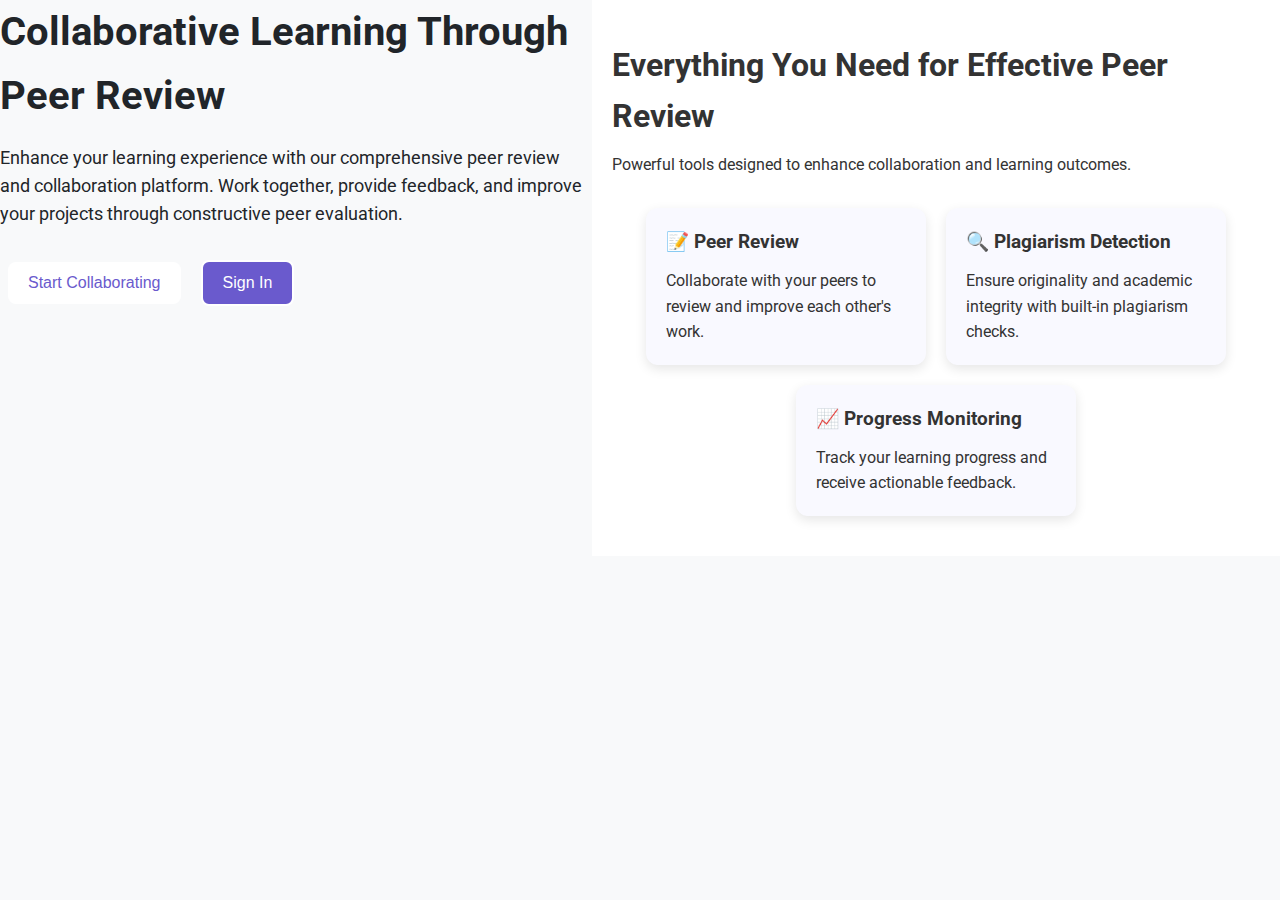
<file: index.html>
<!DOCTYPE html>
<html lang="en">
<head>
  <meta charset="UTF-8">
  <meta name="viewport" content="width=device-width, initial-scale=1">
  <title>PeerCo</title>
  <link rel="stylesheet" href="styles.css">
  <script src="scripts.js"></script>
  <link href="https://fonts.googleapis.com/css2?family=Roboto:wght@400;700&display=swap" rel="stylesheet">
</head>
<body>
<!-- Landing Page -->
<div id="landing-page" class="page-toggle">
  <header class="hero-header">
    <h1>Collaborative Learning Through Peer Review</h1>
    <p>Enhance your learning experience with our comprehensive peer review and collaboration platform. Work together, provide feedback, and improve your projects through constructive peer evaluation.</p>
    <div class="hero-buttons">
      <button onclick="showOnly('signup-page')" class="action-btn primary">Start Collaborating</button>
      <button onclick="showOnly('login-page')" class="action-btn secondary">Sign In</button>
    </div>
  </header>

  <section class="features-section">
    <h2>Everything You Need for Effective Peer Review</h2>
    <p>Powerful tools designed to enhance collaboration and learning outcomes.</p>
    <div class="feature-grid">
      <div class="feature-card">
        <h3>📝 Peer Review</h3>
        <p>Collaborate with your peers to review and improve each other's work.</p>
      </div>
      <div class="feature-card">
        <h3>🔍 Plagiarism Detection</h3>
        <p>Ensure originality and academic integrity with built-in plagiarism checks.</p>
      </div>
      <div class="feature-card">
        <h3>📈 Progress Monitoring</h3>
        <p>Track your learning progress and receive actionable feedback.</p>
      </div>
    </div>
  </section>
</div>


  <!-- Signup Page -->
  <div id="signup-page" class="login-page">
    <div class="login-box">
      <h2>Sign Up</h2>
      <form id="signup-form">
        <label>Username</label>
        <input type="text" id="signup-username" placeholder="8–10 chars, include a special character" required>
        <div id="signup-username-error" class="error-message"></div>

        <label>Password</label>
        <input type="password" id="signup-password" placeholder="Min 6 chars, include a letter and a number" required>
        <div id="signup-password-error" class="error-message"></div>

        <label>Role</label>
        <select id="signup-role" required>
          <option value="">-- Select Role --</option>
          <option value="admin">Admin</option>
          <option value="student">Student</option>
        </select>
        <div id="signup-role-error" class="error-message"></div>

        <button type="submit" class="login-btn">Sign Up</button>
        <div id="signup-error" class="error-message"></div>
      </form>
      <p style="margin-top:10px;">Already have an account?
        <a href="#" id="go-login">Log In</a>
      </p>
    </div>
  </div>

  <!-- Login Page -->
  <div id="login-page" class="login-page" style="display:none;">
    <div class="login-box">
      <h2>Login</h2>
      <form id="login-form">
        <label>Username</label>
        <input type="text" id="login-username" placeholder="Your username" required>
        <div id="login-username-error" class="error-message"></div>

        <label>Password</label>
        <input type="password" id="login-password" placeholder="Your password" required>
        <div id="login-password-error" class="error-message"></div>

        <button type="submit" class="login-btn">Log In</button>
        <div id="login-error" class="error-message"></div>
      </form>
      <p style="margin-top:10px;">New user?
        <a href="#" id="go-signup">Sign Up</a>
      </p>
    </div>
  </div>

  <!-- App Container -->
  <div id="app-container" class="dashboard-container" style="display:none;">

    <!-- Admin Dashboard -->
    <div id="admin-dashboard-page" class="page-content">
      <aside class="sidebar">
        <div class="logo">PeerCo</div>
        <nav class="nav-menu">
          <ul>
            <li><a href="#" data-page-id="admin-dashboard-page" class="nav-link">Dashboard</a></li>
            <li><a href="#" data-page-id="admin-create-assignment-page" class="nav-link">Create Assignment</a></li>
            <li><a href="#" data-page-id="admin-submissions-page" class="nav-link">Student Submissions</a></li>
            <li><a href="#" data-page-id="admin-reviews-page" class="nav-link">Peer Reviews</a></li>
            <li><a href="#" data-page-id="admin-grading-page" class="nav-link">Grading & Scores</a></li>
          </ul>
        </nav>
      </aside>
      <main class="main-content">
        <header class="topbar">
          <h1>Welcome, Admin</h1>
          <button class="logout-btn">Logout</button>
        </header>

        <section class="overview-cards">
          <div class="card">
            <h2>Active Assignments</h2>
            <ul id="admin-assignment-list"></ul>
          </div>
          <div class="card">
            <h2>Recent Submissions</h2>
            <ul id="admin-recent-submissions"></ul>
          </div>
          <div class="card">
            <h2>Recent Peer Reviews</h2>
            <ul id="admin-recent-reviews"></ul>
          </div>
        </section>
      </main>
    </div>

    <!-- Admin Create Assignment -->
    <div id="admin-create-assignment-page" class="page-content">
      <aside class="sidebar">...</aside>
      <main class="main-content">
        <header class="topbar">
          <h1>Create Peer Review Assignment</h1>
          <a href="#" data-page-id="admin-dashboard-page" class="nav-action-btn">Back to Dashboard</a>
        </header>

        <section class="card assignment-form-container">
          <form id="assignment-form">
            <label>Assignment Title</label>
            <input type="text" id="assignment-title" required placeholder="e.g., Web Dev Final Project">
            <div id="assignment-title-error" class="error-message"></div>

            <div class="form-group-inline">
              <div>
                <label>Submission Deadline</label>
                <input type="date" id="submission-deadline" required>
                <div id="submission-deadline-error" class="error-message"></div>
              </div>
              <div>
                <label>Review Deadline</label>
                <input type="date" id="review-deadline" required>
                <div id="review-deadline-error" class="error-message"></div>
              </div>
            </div>

            <label>Review Criteria</label>
            <select id="review-criteria" required>
              <option value="">-- Select Criteria --</option>
              <option>Standard 5-Point Rubric</option>
              <option>Detailed 10-Point Rubric</option>
            </select>
            <div id="review-criteria-error" class="error-message"></div>

            <button type="submit" class="action-btn primary" style="width: 100%; margin-top: 20px;">
              Create Assignment
            </button>
            <div id="assignment-form-error" class="error-message" style="margin-top:10px;"></div>
          </form>
        </section>
      </main>
    </div>

    <!-- Admin Submissions -->
    <div id="admin-submissions-page" class="page-content">
      <aside class="sidebar">...</aside>
      <main class="main-content">
        <header class="topbar">
          <h1>Student Submissions</h1>
          <a href="#" data-page-id="admin-dashboard-page" class="nav-action-btn">Back to Dashboard</a>
        </header>
        <section class="card">
          <table class="plagiarism-table">
            <thead>
              <tr><th>Student</th><th>Assignment</th><th>Status</th><th>Actions</th></tr>
            </thead>
            <tbody id="admin-submissions-table"></tbody>
          </table>
        </section>
      </main>
    </div>

    <!-- Admin Reviews -->
    <div id="admin-reviews-page" class="page-content">
      <aside class="sidebar">...</aside>
      <main class="main-content">
        <header class="topbar">
          <h1>Peer Reviews</h1>
          <a href="#" data-page-id="admin-dashboard-page" class="nav-action-btn">Back to Dashboard</a>
        </header>
        <section class="card">
          <table class="plagiarism-table">
            <thead>
              <tr><th>Reviewer</th><th>Student</th><th>Assignment</th><th>Clarity</th><th>Technical</th><th>Feedback</th></tr>
            </thead>
            <tbody id="admin-reviews-table"></tbody>
          </table>
        </section>
      </main>
    </div>

    <!-- Admin Grading -->
    <div id="admin-grading-page" class="page-content">
      <aside class="sidebar">...</aside>
      <main class="main-content">
        <header class="topbar">
          <h1>Manual Grading & Score Input</h1>
          <a href="#" data-page-id="admin-dashboard-page" class="nav-action-btn">Back to Dashboard</a>
        </header>
        <section class="card">
          <table class="plagiarism-table">
            <thead>
              <tr><th>Student</th><th>Assignment</th><th>Peer Avg (5)</th><th>Admin Score (/100)</th><th>Grade</th><th>Save</th></tr>
            </thead>
            <tbody id="admin-grading-table"></tbody>
          </table>
        </section>
      </main>
    </div>

    <!-- Student Dashboard -->
    <div id="student-dashboard-page" class="page-content">
      <aside class="sidebar">
        <div class="logo">PeerPlatform (S)</div>
        <nav class="nav-menu">
          <ul>
            <li><a href="#" data-page-id="student-dashboard-page" class="nav-link">My Dashboard</a></li>
            <li><a href="#" data-page-id="student-assignments-page" class="nav-link">Assignments</a></li>
            <li><a href="#" data-page-id="student-project-page" class="nav-link">Project Workspace</a></li>
            <li><a href="#" data-page-id="student-pending-review-page" class="nav-link">Pending Reviews</a></li>
            <li><a href="#" data-page-id="student-my-projects-page" class="nav-link">My Projects & Scores</a></li>
          </ul>
        </nav>
      </aside>
      <main class="main-content">
        <header class="topbar">
          <h1>Welcome!</h1>
          <button class="logout-btn">Logout</button>
        </header>

        <section class="overview-cards">
          <div class="card">
            <h2>Active Assignments</h2>
            <ul id="student-active-assignments"></ul>
          </div>
          <div class="card">
            <h2>My Submissions</h2>
            <ul id="student-recent-submissions"></ul>
          </div>
          <div class="card">
            <h2>My Grades</h2>
            <ul id="student-recent-grades"></ul>
          </div>
        </section>
      </main>
    </div>

    <!-- Student Assignments -->
    <div id="student-assignments-page" class="page-content">
      <aside class="sidebar">...</aside>
      <main class="main-content">
        <header class="topbar">
          <h1>Assignments</h1>
          <a href="#" data-page-id="student-dashboard-page" class="nav-action-btn">Back to Dashboard</a>
        </header>
        <section class="card">
          <table class="plagiarism-table">
            <thead>
              <tr><th>Title</th><th>Submission Deadline</th><th>Review Deadline</th><th>Status</th></tr>
            </thead>
            <tbody id="student-assignments-table"></tbody>
          </table>
        </section>
      </main>
    </div>

    <!-- Student Project Workspace -->
    <div id="student-project-page" class="page-content">
      <aside class="sidebar">...</aside>
      <main class="main-content">
        <header class="topbar">
          <h1>Project Workspace</h1>
          <a href="#" data-page-id="student-dashboard-page" class="nav-action-btn">Back to Dashboard</a>
        </header>
        <section class="card">
          <label>Choose Assignment</label>
          <select id="project-assignment-select"></select>
          <div id="project-assignment-error" class="error-message"></div>

          <textarea id="code-editor" style="width: 100%; min-height: 300px; padding: 15px; font-family: monospace; border: 1px solid #ccc;">// Your project code or design notes go here.</textarea>
          <div id="project-content-error" class="error-message"></div>

          <div class="action-buttons" style="margin-top: 15px;">
            <button id="save-progress-btn" class="action-btn secondary">Save Progress</button>
            <button id="submit-project-btn" class="action-btn primary">Submit Project for Review</button>
          </div>
        </section>

        <section class="card" style="margin-top: 20px;">
          <h2>Current Submission Status</h2>
          <p id="current-submission-status" style="color: var(--secondary-color);">No submission yet.</p>
        </section>
      </main>
    </div>

    <!-- Student Pending Reviews -->
    <div id="student-pending-review-page" class="page-content">
      <aside class="sidebar">...</aside>
      <main class="main-content">
        <header class="topbar">
          <h1>Pending Peer Reviews</h1>
          <a href="#" data-page-id="student-dashboard-page" class="nav-action-btn">Back to Dashboard</a>
        </header>
        <section class="card">
          <ul id="student-pending-reviews"></ul>
        </section>
      </main>
    </div>

    <!-- Student Review Page -->
    <div id="student-review-page" class="page-content">
      <aside class="sidebar">...</aside>
      <main class="main-content">
        <header class="topbar">
          <h1 id="review-project-title">Review: [Assignment] for [Student]</h1>
          <a href="#" data-page-id="student-pending-review-page" class="nav-action-btn">Back to List</a>
        </header>
        <section class="review-layout">
          <div class="review-document card">
            <h2>View Submitted Work</h2>
            <div id="review-project-content" class="project-view-content" style="background-color: #f0f0f0; padding: 15px; border-radius: 4px; min-height: 200px;"></div>
          </div>
          <div class="review-form card">
            <form id="peer-review-form">
              <h3>Structured Peer Review</h3>

              <label>1. Clarity of Concept (Rating)</label>
              <select id="rating-clarity" class="rating-dropdown" onchange="checkCriticalReview()">
                <option value="5">5 - Excellent</option><option value="4">4 - Good</option><option value="2">2 - Poor</option><option value="1">1 - Critical (Red Flag)</option>
              </select>
              <div id="rating-clarity-error" class="error-message"></div>

              <label>2. Technical Execution (Rating)</label>
              <select id="rating-technical" class="rating-dropdown">
                <option value="5">5 - Excellent</option><option value="4">4 - Good</option><option value="2">2 - Poor</option><option value="1">1 - Critical (Red Flag)</option>
              </select>
              <div id="rating-technical-error" class="error-message"></div>

              <label>Overall Constructive Feedback</label>
              <textarea id="overall-feedback" placeholder="Provide constructive feedback..."></textarea>
              <div id="overall-feedback-error" class="error-message"></div>

              <div id="critical-suggestion-box" class="card critical-box" style="display: none;">
                <label style="color: var(--danger-color);">CRITICAL SUGGESTIONS (Mandatory for score 1)</label>
                <textarea id="critical-suggestions" placeholder="Specifically list required improvements/fixes for a critical review."></textarea>
                <div id="critical-suggestions-error" class="error-message"></div>
              </div>

              <button type="submit" class="action-btn primary" style="width: 100%; margin-top: 20px;">Submit Review</button>
              <div id="peer-review-form-error" class="error-message" style="margin-top:10px;"></div>
            </form>
          </div>
        </section>
      </main>
    </div>

    <!-- Student My Projects & Scores -->
    <div id="student-my-projects-page" class="page-content">
      <aside class="sidebar">...</aside>
      <main class="main-content">
        <header class="topbar">
          <h1>My Projects & Scores</h1>
          <a href="#" data-page-id="student-dashboard-page" class="nav-action-btn">Back to Dashboard</a>
        </header>
        <section class="card">
          <table class="plagiarism-table">
            <thead><tr><th>Assignment</th><th>Status</th><th>Peer Avg</th><th>Admin Score</th><th>Final Grade</th></tr></thead>
            <tbody id="student-grades-table"></tbody>
          </table>
        </section>
      </main>
    </div>

  </div>

  <script src="scripts.js"></script>
</body>
</html>
</file>
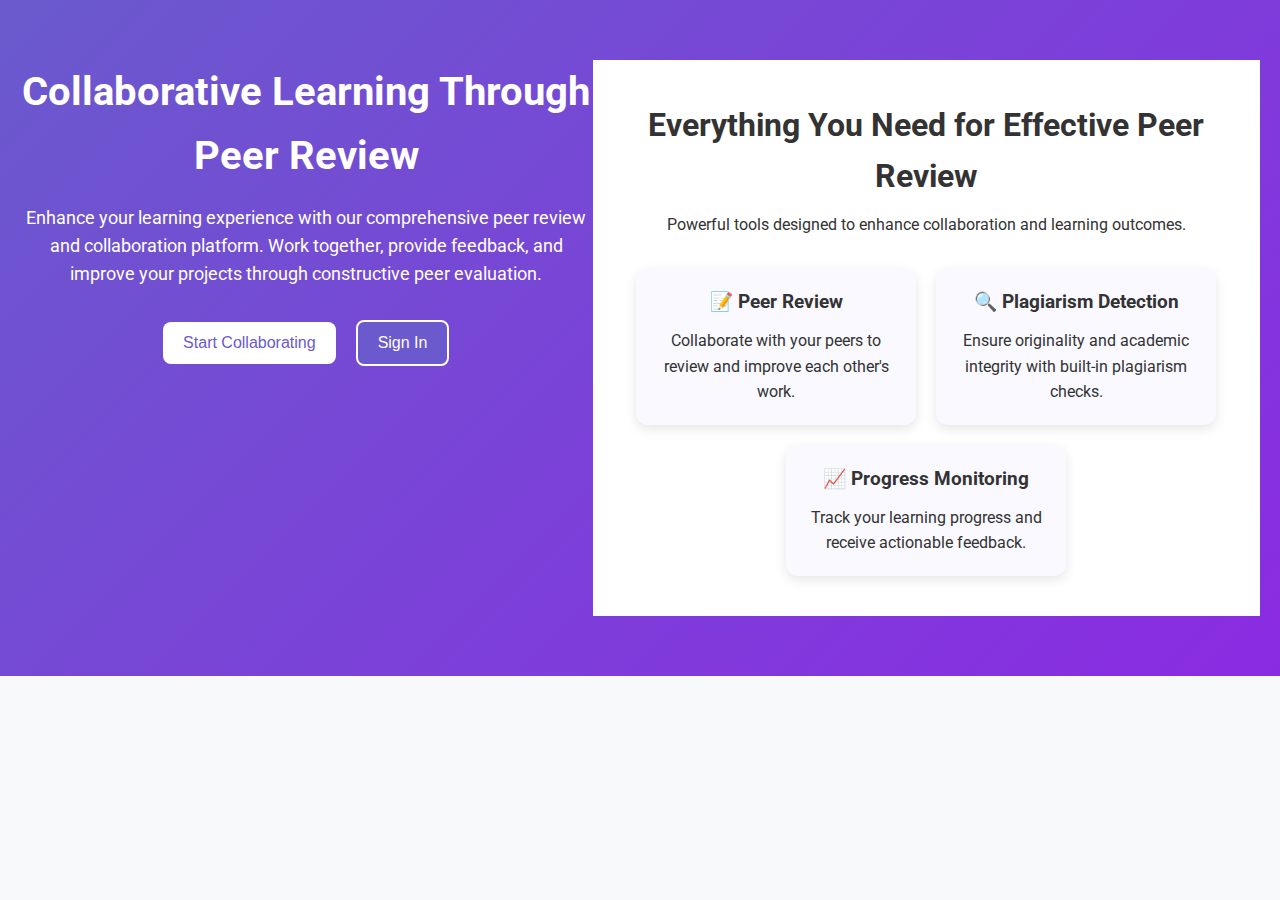
<file: platform.html>
<!DOCTYPE html>
<html lang="en">
<head>
  <meta charset="UTF-8">
  <meta name="viewport" content="width=device-width, initial-scale=1">
  <title>PeerCo</title>
  <link rel="stylesheet" href="styles.css">
  <link href="https://fonts.googleapis.com/css2?family=Roboto:wght@400;700&display=swap" rel="stylesheet">
</head>
<body>
<!-- Landing Page -->
<div id="landing-page" class="landing-page">
  <header class="hero-header">
    <h1>Collaborative Learning Through Peer Review</h1>
    <p>Enhance your learning experience with our comprehensive peer review and collaboration platform. Work together, provide feedback, and improve your projects through constructive peer evaluation.</p>
    <div class="hero-buttons">
      <button onclick="showOnly('signup-page')" class="action-btn primary">Start Collaborating</button>
      <button onclick="showOnly('login-page')" class="action-btn secondary">Sign In</button>
    </div>
  </header>

  <section class="features-section">
    <h2>Everything You Need for Effective Peer Review</h2>
    <p>Powerful tools designed to enhance collaboration and learning outcomes.</p>
    <div class="feature-grid">
      <div class="feature-card">
        <h3>📝 Peer Review</h3>
        <p>Collaborate with your peers to review and improve each other's work.</p>
      </div>
      <div class="feature-card">
        <h3>🔍 Plagiarism Detection</h3>
        <p>Ensure originality and academic integrity with built-in plagiarism checks.</p>
      </div>
      <div class="feature-card">
        <h3>📈 Progress Monitoring</h3>
        <p>Track your learning progress and receive actionable feedback.</p>
      </div>
    </div>
  </section>
</div>

  <!-- Signup Page -->
  <div id="signup-page" class="login-page">
    <div class="login-box">
      <h2>Sign Up</h2>
      <form id="signup-form">
        <label>Username</label>
        <input type="text" id="signup-username" placeholder="8–10 chars, include a special character" required>
        <div id="signup-username-error" class="error-message"></div>

        <label>Password</label>
        <input type="password" id="signup-password" placeholder="Min 6 chars, include a letter and a number" required>
        <div id="signup-password-error" class="error-message"></div>

        <label>Role</label>
        <select id="signup-role" required>
          <option value="">-- Select Role --</option>
          <option value="admin">Admin</option>
          <option value="student">Student</option>
        </select>
        <div id="signup-role-error" class="error-message"></div>

        <button type="submit" class="login-btn">Sign Up</button>
        <div id="signup-error" class="error-message"></div>
      </form>
      <p style="margin-top:10px;">Already have an account?
        <a href="#" id="go-login">Log In</a>
      </p>
    </div>
  </div>

  <!-- Login Page -->
  <div id="login-page" class="login-page" style="display:none;">
    <div class="login-box">
      <h2>Login</h2>
      <form id="login-form">
        <label>Username</label>
        <input type="text" id="login-username" placeholder="Your username" required>
        <div id="login-username-error" class="error-message"></div>

        <label>Password</label>
        <input type="password" id="login-password" placeholder="Your password" required>
        <div id="login-password-error" class="error-message"></div>

        <button type="submit" class="login-btn">Log In</button>
        <div id="login-error" class="error-message"></div>
      </form>
      <p style="margin-top:10px;">New user?
        <a href="#" id="go-signup">Sign Up</a>
      </p>
    </div>
  </div>

  <!-- App Container -->
  <div id="app-container" class="dashboard-container" style="display:none;">

    <!-- Admin Dashboard -->
    <div id="admin-dashboard-page" class="page-content">
      <aside class="sidebar">
        <div class="logo">PeerCo</div>
        <nav class="nav-menu">
          <ul>
            <li><a href="#" data-page-id="admin-dashboard-page" class="nav-link">Dashboard</a></li>
            <li><a href="#" data-page-id="admin-create-assignment-page" class="nav-link">Create Assignment</a></li>
            <li><a href="#" data-page-id="admin-submissions-page" class="nav-link">Student Submissions</a></li>
            <li><a href="#" data-page-id="admin-reviews-page" class="nav-link">Peer Reviews</a></li>
            <li><a href="#" data-page-id="admin-grading-page" class="nav-link">Grading & Scores</a></li>
          </ul>
        </nav>
      </aside>
      <main class="main-content">
        <header class="topbar">
          <h1>Welcome, Admin</h1>
          <button class="logout-btn">Logout</button>
        </header>

        <section class="overview-cards">
          <div class="card">
            <h2>Active Assignments</h2>
            <ul id="admin-assignment-list"></ul>
          </div>
          <div class="card">
            <h2>Recent Submissions</h2>
            <ul id="admin-recent-submissions"></ul>
          </div>
          <div class="card">
            <h2>Recent Peer Reviews</h2>
            <ul id="admin-recent-reviews"></ul>
          </div>
        </section>
      </main>
    </div>

    <!-- Admin Create Assignment -->
    <div id="admin-create-assignment-page" class="page-content">
      <aside class="sidebar">...</aside>
      <main class="main-content">
        <header class="topbar">
          <h1>Create Peer Review Assignment</h1>
          <a href="#" data-page-id="admin-dashboard-page" class="nav-action-btn">Back to Dashboard</a>
        </header>

        <section class="card assignment-form-container">
          <form id="assignment-form">
            <label>Assignment Title</label>
            <input type="text" id="assignment-title" required placeholder="e.g., Web Dev Final Project">
            <div id="assignment-title-error" class="error-message"></div>

            <div class="form-group-inline">
              <div>
                <label>Submission Deadline</label>
                <input type="date" id="submission-deadline" required>
                <div id="submission-deadline-error" class="error-message"></div>
              </div>
              <div>
                <label>Review Deadline</label>
                <input type="date" id="review-deadline" required>
                <div id="review-deadline-error" class="error-message"></div>
              </div>
            </div>

            <label>Review Criteria</label>
            <select id="review-criteria" required>
              <option value="">-- Select Criteria --</option>
              <option>Standard 5-Point Rubric</option>
              <option>Detailed 10-Point Rubric</option>
            </select>
            <div id="review-criteria-error" class="error-message"></div>

            <button type="submit" class="action-btn primary" style="width: 100%; margin-top: 20px;">
              Create Assignment
            </button>
            <div id="assignment-form-error" class="error-message" style="margin-top:10px;"></div>
          </form>
        </section>
      </main>
    </div>

    <!-- Admin Submissions -->
    <div id="admin-submissions-page" class="page-content">
      <aside class="sidebar">...</aside>
      <main class="main-content">
        <header class="topbar">
          <h1>Student Submissions</h1>
          <a href="#" data-page-id="admin-dashboard-page" class="nav-action-btn">Back to Dashboard</a>
        </header>
        <section class="card">
          <table class="plagiarism-table">
            <thead>
              <tr><th>Student</th><th>Assignment</th><th>Status</th><th>Actions</th></tr>
            </thead>
            <tbody id="admin-submissions-table"></tbody>
          </table>
        </section>
      </main>
    </div>

    <!-- Admin Reviews -->
    <div id="admin-reviews-page" class="page-content">
      <aside class="sidebar">...</aside>
      <main class="main-content">
        <header class="topbar">
          <h1>Peer Reviews</h1>
          <a href="#" data-page-id="admin-dashboard-page" class="nav-action-btn">Back to Dashboard</a>
        </header>
        <section class="card">
          <table class="plagiarism-table">
            <thead>
              <tr><th>Reviewer</th><th>Student</th><th>Assignment</th><th>Clarity</th><th>Technical</th><th>Feedback</th></tr>
            </thead>
            <tbody id="admin-reviews-table"></tbody>
          </table>
        </section>
      </main>
    </div>

    <!-- Admin Grading -->
    <div id="admin-grading-page" class="page-content">
      <aside class="sidebar">...</aside>
      <main class="main-content">
        <header class="topbar">
          <h1>Manual Grading & Score Input</h1>
          <a href="#" data-page-id="admin-dashboard-page" class="nav-action-btn">Back to Dashboard</a>
        </header>
        <section class="card">
          <table class="plagiarism-table">
            <thead>
              <tr><th>Student</th><th>Assignment</th><th>Peer Avg (5)</th><th>Admin Score (/100)</th><th>Grade</th><th>Save</th></tr>
            </thead>
            <tbody id="admin-grading-table"></tbody>
          </table>
        </section>
      </main>
    </div>

    <!-- Student Dashboard -->
    <div id="student-dashboard-page" class="page-content">
      <aside class="sidebar">
        <div class="logo">PeerPlatform (S)</div>
        <nav class="nav-menu">
          <ul>
            <li><a href="#" data-page-id="student-dashboard-page" class="nav-link">My Dashboard</a></li>
            <li><a href="#" data-page-id="student-assignments-page" class="nav-link">Assignments</a></li>
            <li><a href="#" data-page-id="student-project-page" class="nav-link">Project Workspace</a></li>
            <li><a href="#" data-page-id="student-pending-review-page" class="nav-link">Pending Reviews</a></li>
            <li><a href="#" data-page-id="student-my-projects-page" class="nav-link">My Projects & Scores</a></li>
          </ul>
        </nav>
      </aside>
      <main class="main-content">
        <header class="topbar">
          <h1>Welcome!</h1>
          <button class="logout-btn">Logout</button>
        </header>

        <section class="overview-cards">
          <div class="card">
            <h2>Active Assignments</h2>
            <ul id="student-active-assignments"></ul>
          </div>
          <div class="card">
            <h2>My Submissions</h2>
            <ul id="student-recent-submissions"></ul>
          </div>
          <div class="card">
            <h2>My Grades</h2>
            <ul id="student-recent-grades"></ul>
          </div>
        </section>
      </main>
    </div>

    <!-- Student Assignments -->
    <div id="student-assignments-page" class="page-content">
      <aside class="sidebar">...</aside>
      <main class="main-content">
        <header class="topbar">
          <h1>Assignments</h1>
          <a href="#" data-page-id="student-dashboard-page" class="nav-action-btn">Back to Dashboard</a>
        </header>
        <section class="card">
          <table class="plagiarism-table">
            <thead>
              <tr><th>Title</th><th>Submission Deadline</th><th>Review Deadline</th><th>Status</th></tr>
            </thead>
            <tbody id="student-assignments-table"></tbody>
          </table>
        </section>
      </main>
    </div>

    <!-- Student Project Workspace -->
    <div id="student-project-page" class="page-content">
      <aside class="sidebar">...</aside>
      <main class="main-content">
        <header class="topbar">
          <h1>Project Workspace</h1>
          <a href="#" data-page-id="student-dashboard-page" class="nav-action-btn">Back to Dashboard</a>
        </header>
        <section class="card">
          <label>Choose Assignment</label>
          <select id="project-assignment-select"></select>
          <div id="project-assignment-error" class="error-message"></div>

          <textarea id="code-editor" style="width: 100%; min-height: 300px; padding: 15px; font-family: monospace; border: 1px solid #ccc;">// Your project code or design notes go here.</textarea>
          <div id="project-content-error" class="error-message"></div>

          <div class="action-buttons" style="margin-top: 15px;">
            <button id="save-progress-btn" class="action-btn secondary">Save Progress</button>
            <button id="submit-project-btn" class="action-btn primary">Submit Project for Review</button>
          </div>
        </section>

        <section class="card" style="margin-top: 20px;">
          <h2>Current Submission Status</h2>
          <p id="current-submission-status" style="color: var(--secondary-color);">No submission yet.</p>
        </section>
      </main>
    </div>

    <!-- Student Pending Reviews -->
    <div id="student-pending-review-page" class="page-content">
      <aside class="sidebar">...</aside>
      <main class="main-content">
        <header class="topbar">
          <h1>Pending Peer Reviews</h1>
          <a href="#" data-page-id="student-dashboard-page" class="nav-action-btn">Back to Dashboard</a>
        </header>
        <section class="card">
          <ul id="student-pending-reviews"></ul>
        </section>
      </main>
    </div>

    <!-- Student Review Page -->
    <div id="student-review-page" class="page-content">
      <aside class="sidebar">...</aside>
      <main class="main-content">
        <header class="topbar">
          <h1 id="review-project-title">Review: [Assignment] for [Student]</h1>
          <a href="#" data-page-id="student-pending-review-page" class="nav-action-btn">Back to List</a>
        </header>
        <section class="review-layout">
          <div class="review-document card">
            <h2>View Submitted Work</h2>
            <div id="review-project-content" class="project-view-content" style="background-color: #f0f0f0; padding: 15px; border-radius: 4px; min-height: 200px;"></div>
          </div>
          <div class="review-form card">
            <form id="peer-review-form">
              <h3>Structured Peer Review</h3>

              <label>1. Clarity of Concept (Rating)</label>
              <select id="rating-clarity" class="rating-dropdown" onchange="checkCriticalReview()">
                <option value="5">5 - Excellent</option><option value="4">4 - Good</option><option value="2">2 - Poor</option><option value="1">1 - Critical (Red Flag)</option>
              </select>
              <div id="rating-clarity-error" class="error-message"></div>

              <label>2. Technical Execution (Rating)</label>
              <select id="rating-technical" class="rating-dropdown">
                <option value="5">5 - Excellent</option><option value="4">4 - Good</option><option value="2">2 - Poor</option><option value="1">1 - Critical (Red Flag)</option>
              </select>
              <div id="rating-technical-error" class="error-message"></div>

              <label>Overall Constructive Feedback</label>
              <textarea id="overall-feedback" placeholder="Provide constructive feedback..."></textarea>
              <div id="overall-feedback-error" class="error-message"></div>

              <div id="critical-suggestion-box" class="card critical-box" style="display: none;">
                <label style="color: var(--danger-color);">CRITICAL SUGGESTIONS (Mandatory for score 1)</label>
                <textarea id="critical-suggestions" placeholder="Specifically list required improvements/fixes for a critical review."></textarea>
                <div id="critical-suggestions-error" class="error-message"></div>
              </div>

              <button type="submit" class="action-btn primary" style="width: 100%; margin-top: 20px;">Submit Review</button>
              <div id="peer-review-form-error" class="error-message" style="margin-top:10px;"></div>
            </form>
          </div>
        </section>
      </main>
    </div>

    <!-- Student My Projects & Scores -->
    <div id="student-my-projects-page" class="page-content">
      <aside class="sidebar">...</aside>
      <main class="main-content">
        <header class="topbar">
          <h1>My Projects & Scores</h1>
          <a href="#" data-page-id="student-dashboard-page" class="nav-action-btn">Back to Dashboard</a>
        </header>
        <section class="card">
          <table class="plagiarism-table">
            <thead><tr><th>Assignment</th><th>Status</th><th>Peer Avg</th><th>Admin Score</th><th>Final Grade</th></tr></thead>
            <tbody id="student-grades-table"></tbody>
          </table>
        </section>
      </main>
    </div>

  </div>

  <script src="scripts.js"></script>
</body>
</html>
</file>
<file: styles.css>
:root {
  --primary-color: #007bff;
  --secondary-color: #6c757d;
  --success-color: #28a745;
  --danger-color: #dc3545;
  --background-color: #f8f9fa;
  --surface-color: #ffffff;
  --text-color: #212529;
  --shadow: 0 4px 6px rgba(0, 0, 0, 0.05);
  --border-radius: 8px;
}

* { box-sizing: border-box; margin: 0; padding: 0; }

body {
  font-family: 'Roboto', sans-serif;
  background-color: var(--background-color);
  color: var(--text-color);
  line-height: 1.6;
}

a { text-decoration: none; color: var(--text-color); }
ul { list-style: none; }

/* Auth Pages */
.login-page {
  display: flex;
  justify-content: center;
  align-items: center;
  min-height: 100vh;
  background-color: #e9ecef;
  padding: 20px;
}
.login-box {
  background-color: var(--surface-color);
  padding: 30px;
  border-radius: var(--border-radius);
  box-shadow: var(--shadow);
  width: 100%;
  max-width: 480px;
}
.login-box h2 { margin-bottom: 20px; color: var(--primary-color); }
.login-box label { display: block; margin: 10px 0 5px; font-weight: 700; }
.login-box input[type="text"],
.login-box input[type="password"],
.login-box select {
  width: 100%; padding: 10px; margin-bottom: 6px; border: 1px solid #ccc; border-radius: 4px;
}
.login-btn {
  width: 100%; padding: 10px; background-color: var(--primary-color);
  color: var(--surface-color); border: none; border-radius: 4px;
  cursor: pointer; font-size: 1em; transition: background-color 0.2s; margin-top: 10px;
}
.login-btn:hover { background-color: #0056b3; }
.error-message {
  color: var(--danger-color);
  min-height: 18px;
  font-size: 0.9em;
  margin-top: 2px;
}

/* App Layout */
.dashboard-container { min-height: 100vh; display: none; }
.page-content { display: none; width: 100%; }
.page-content.active { display: flex; }

.sidebar {
  width: 250px; background-color: var(--text-color); color: var(--surface-color);
  padding: 20px 0; box-shadow: 2px 0 5px rgba(0, 0, 0, 0.1); flex-shrink: 0;
}
.logo { font-size: 1.5em; font-weight: 700; text-align: center; margin-bottom: 30px; color: var(--primary-color); }
.nav-menu ul li a {
  display: block; padding: 12px 20px; color: #ced4da;
  transition: background-color 0.2s, color 0.2s;
}
.nav-menu ul li a:hover, .nav-menu ul li.active a {
  background-color: #343a40; color: var(--surface-color); border-left: 4px solid var(--primary-color);
}
.main-content { flex-grow: 1; padding: 30px; }

.topbar {
  display: flex; justify-content: space-between; align-items: center;
  padding: 0 0 20px 0; border-bottom: 1px solid #dee2e6; margin-bottom: 30px;
}
.logout-btn {
  padding: 8px 15px; background-color: var(--danger-color); color: var(--surface-color);
  border: none; border-radius: var(--border-radius); cursor: pointer; transition: background-color 0.2s;
}
.logout-btn:hover { background-color: #c82333; }
.nav-action-btn {
  padding: 8px 15px; background-color: var(--secondary-color); color: var(--surface-color);
  border: none; border-radius: var(--border-radius); cursor: pointer; transition: background-color 0.2s; display: inline-block;
}
.nav-action-btn:hover { background-color: #5a6268; }

/* Cards & Tables */
.card {
  background-color: var(--surface-color);
  padding: 20px; border-radius: var(--border-radius); box-shadow: var(--shadow);
  margin-bottom: 20px;
}
.plagiarism-table {
  width: 100%; border-collapse: collapse; margin-top: 10px;
}
.plagiarism-table th, .plagiarism-table td {
  border: 1px solid #dee2e6; padding: 10px; text-align: left;
}
.plagiarism-table th { background-color: #e9ecef; font-weight: 700; }

/* Assignment form */
.assignment-form-container { max-width: 800px; margin: 0 auto; }
.assignment-form-container input, .assignment-form-container select {
  width: 100%; padding: 10px; border: 1px solid #ccc; border-radius: 4px; font-size: 1em; margin-bottom: 6px;
}
.form-group-inline { display: flex; gap: 20px; }
.form-group-inline > div { flex: 1; }

/* Review Page */
.review-layout { display: flex; gap: 20px; flex-wrap: wrap; }
.review-document { flex: 2; min-width: 300px; }
.review-form { flex: 1; min-width: 300px; }
.review-form textarea { width: 100%; min-height: 100px; padding: 10px; border: 1px solid #ccc; border-radius: 4px; }
.critical-box {
  background-color: #f8d7da; border: 1px solid var(--danger-color); padding: 10px; margin-top: 10px;
}
.critical-box textarea { border: 1px dashed var(--danger-color); }

/* Responsive */
@media (max-width: 900px) { .sidebar { width: 220px; } }
@media (max-width: 700px) {
  .page-content.active { flex-direction: column; }
  .sidebar { width: 100%; }
}
.landing-page {
  padding: 60px 20px;
  text-align: center;
  background: linear-gradient(135deg, #6a5acd, #8a2be2);
  color: white;
}
.hero-header h1 {
  font-size: 2.5rem;
  margin-bottom: 16px;
}
.hero-header p {
  font-size: 1.1rem;
  max-width: 700px;
  margin: 0 auto 24px;
}
.hero-buttons button {
  margin: 8px;
  padding: 12px 20px;
  font-size: 1rem;
  border-radius: 8px;
  cursor: pointer;
}
.action-btn.primary {
  background-color: white;
  color: #6a5acd;
  border: none;
}
.action-btn.secondary {
  background-color: #6a5acd;
  color: white;
  border: 2px solid white;
}
.features-section {
  background: white;
  color: #333;
  padding: 40px 20px;
}
.features-section h2 {
  font-size: 2rem;
  margin-bottom: 10px;
}
.feature-grid {
  display: flex;
  flex-wrap: wrap;
  justify-content: center;
  gap: 20px;
  margin-top: 30px;
}
.feature-card {
  background: #f9f9ff;
  border-radius: 12px;
  padding: 20px;
  width: 280px;
  box-shadow: 0 4px 12px rgba(0,0,0,0.1);
}
.feature-card h3 {
  margin-bottom: 10px;
}
</file>
